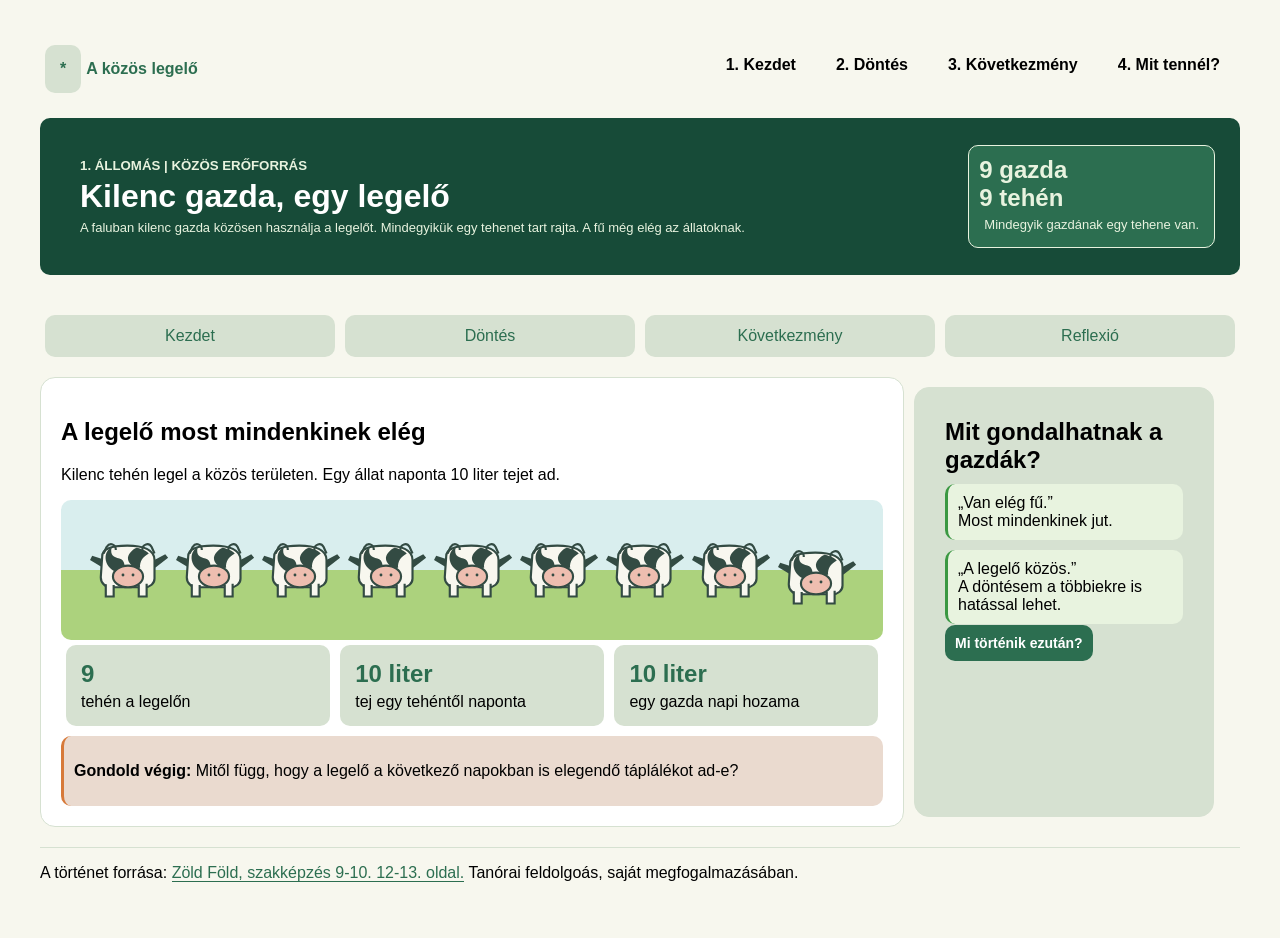
<file: index.html>
<!DOCTYPE html>
<html lang="hu">
<head>
    <meta charset="UTF-8">
    <meta name="description" content="Tehenek, legelő">
    <meta name="keywords" content="Tehenek, Legelő">
    <meta name="author" content="Papp Áron">
    <meta name="viewport" content="width=device-width, initial-scale=1.0">
    <link rel="stylesheet" href="alap.css">
    <link rel="stylesheet" href="flex.css">
    <title>Közös Legelő | Papp Áron</title>
    <link rel="shortcut icon" href="assets/tehen.svg" type="image/x-icon">
</head>
<body>
    <main>
        <nav class="elso">
            <div class="bal">
                <p id="csillag">*</p>
                <p> A közös legelő</p>
            </div>
            <div class="jobb">
                <nav>
                    <ul>
                        <li><a href="index.html">1. Kezdet</a></li>
                        <li><a href="dontes.html">2. Döntés</a></li>
                        <li><a href="kovetkezmeny.html">3. Következmény</a></li>
                        <li><a href="reflexio.html">4. Mit tennél?</a></li>
                    </ul>
                </nav>
            </div>
        </nav>

        <header>
            <div class="h-bal">
                <h5>1. ÁLLOMÁS | KÖZÖS ERŐFORRÁS</h5>
                <h1>Kilenc gazda, egy legelő</h1>
                <p>A faluban kilenc gazda közösen használja a legelőt. Mindegyikük egy tehenet tart rajta. A fű még elég az állatoknak.
                </p>
            </div>
            <div class="h-jobb">
                <h2>9 gazda</h2>
                <h2>9 tehén</h2>
                <p>Mindegyik gazdának egy tehene van.</p>
            </div>

        </header>

        <nav class="masodik">
            <ul>
                <li><a href="index.html">Kezdet</a></li>
                <li><a href="dontes.html">Döntés</a></li>
                <li><a href="kovetkezmeny.html">Következmény</a></li>
                <li><a href="reflexio.html">Reflexió</a></li>
            </ul>
        </nav>

        <div id="fo-tarolo">
            <article id="nagy-section">
                <h2>A legelő most mindenkinek elég</h2>
                <p>Kilenc tehén legel a közös területen. Egy állat naponta 10 liter tejet ad.
                </p>
                <div class="hatter">

                    <div class="tehen"><img src="assets/tehen.svg" alt="tehén1"></div>
                    <div class="tehen"><img src="assets/tehen.svg" alt="tehén2"></div>
                    <div class="tehen"><img src="assets/tehen.svg" alt="tehén3"></div>
                    <div class="tehen"><img src="assets/tehen.svg" alt="tehén4"></div>
                    <div class="tehen"><img src="assets/tehen.svg" alt="tehén5"></div>
                    <div class="tehen"><img src="assets/tehen.svg" alt="tehén6"></div>
                    <div class="tehen"><img src="assets/tehen.svg" alt="tehén7"></div>
                    <div class="tehen"><img src="assets/tehen.svg" alt="tehén8"></div>
                    <div class="tehen"><img src="assets/tehen.svg" alt="tehén9"></div>
                </div>

                <div class="tenyek">
                    <div> 
                        <h2>9</h2>
                        <p>tehén a legelőn</p>
                    </div>

                    <div>
                        <h2>10 liter</h2>
                        <p>tej egy tehéntől naponta</p>
                    </div>

                    <div>
                        <h2>10 liter</h2>
                        <p>egy gazda napi hozama</p>
                    </div>
                </div>

                <div class="gondolat">
                    <p><strong>Gondold végig:</strong> Mitől függ, hogy a legelő a következő napokban is elegendő táplálékot ad-e?</p>
                </div>
            </article>


            <aside id="kis-section">
                <h2 id="cim">Mit gondalhatnak a gazdák?</h2>
                <div class="gazda">
                    <p>„Van elég fű.”</p>
                    <p>Most mindenkinek jut.</p>
                </div>
                <div class="gazda">
                    <p>„A legelő közös.”</p>
                    <p>A döntésem a többiekre is hatással lehet.</p>
                </div> 

                <a href="dontes.html"> Mi történik ezután?</a>
            </aside>

            
        </div>

        

        <footer>
            <p>A történet forrása: <span>Zöld Föld, szakképzés 9-10. 12-13. oldal.</span> Tanórai feldolgoás, saját megfogalmazásában.</p>
        </footer>
    </main>
</body>
</html>
</file>
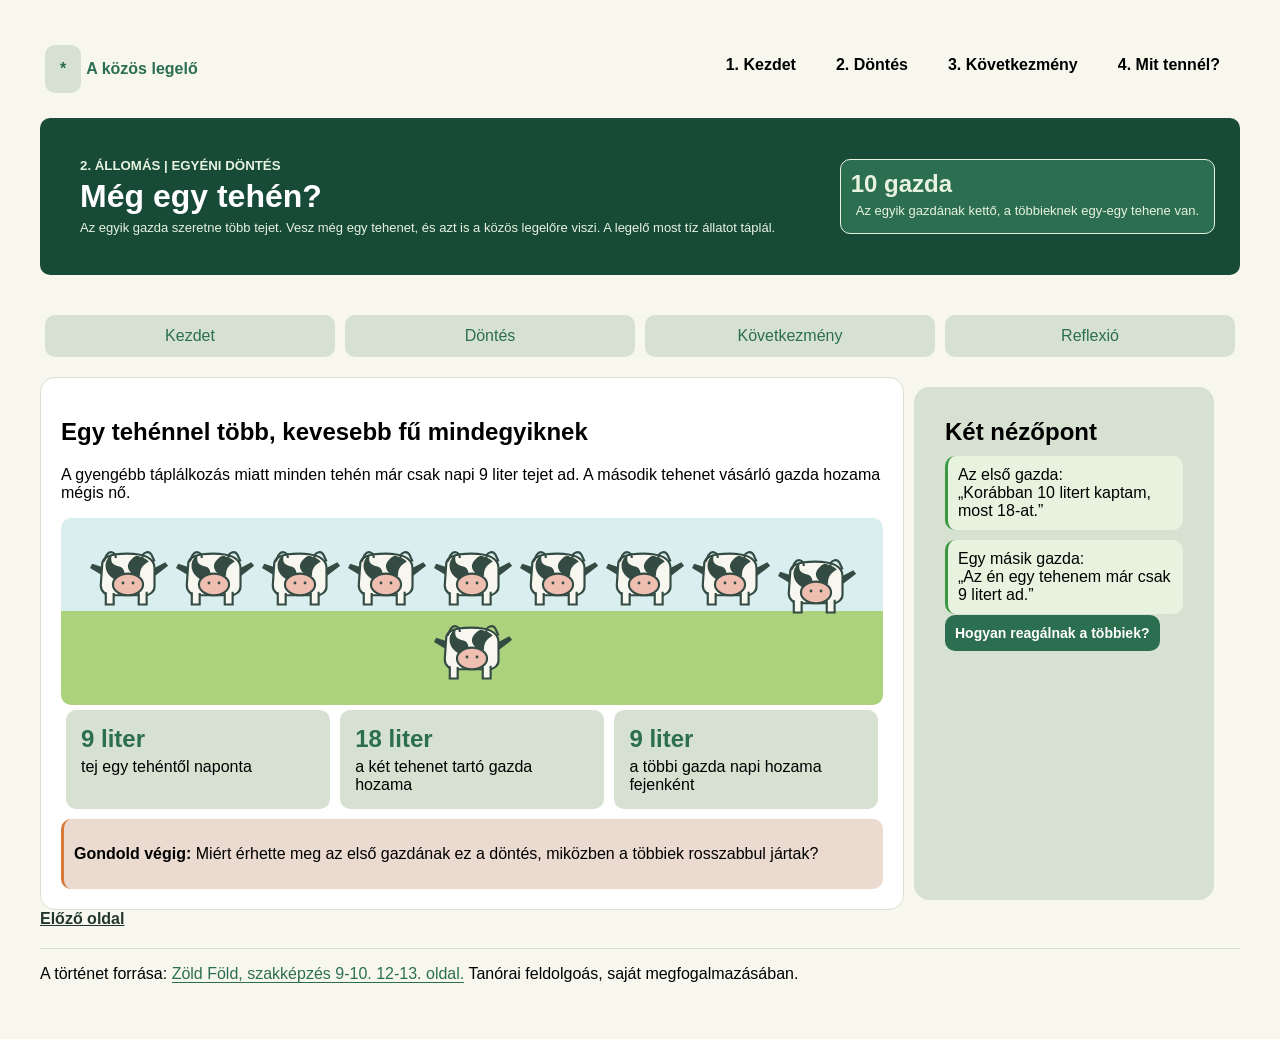
<file: dontes.html>
<!DOCTYPE html>
<html lang="hu">
<head>
    <meta charset="UTF-8">
    <meta name="description" content="Tehenek, legelő">
    <meta name="keywords" content="Tehenek, Legelő">
    <meta name="author" content="Papp Áron">
    <meta name="viewport" content="width=device-width, initial-scale=1.0">
    <link rel="stylesheet" href="alap.css">
    <link rel="stylesheet" href="flex.css">
    <title>Közös Legelő | Papp Áron</title>
</head>
<body>
    <main>
        <nav class="elso">
            <div class="bal">
                <p id="csillag">*</p>
                <p> A közös legelő</p>
            </div>
            <div class="jobb">
                <nav>
                    <ul>
                        <li><a href="index.html">1. Kezdet</a></li>
                        <li><a href="dontes.html">2. Döntés</a></li>
                        <li><a href="kovetkezmeny.html">3. Következmény</a></li>
                        <li><a href="reflexio.html">4. Mit tennél?</a></li>
                    </ul>
                </nav>
            </div>
        </nav>

        <header>
            <div class="h-bal">
                <h5>2. ÁLLOMÁS | EGYÉNI DÖNTÉS</h5>
                <h1>Még egy tehén?</h1>
                <p>Az egyik gazda szeretne több tejet. Vesz még egy tehenet, és azt is a közös legelőre viszi. A legelő most tíz állatot táplál.
                </p>
            </div>
            <div class="h-jobb">
                <h2>10 gazda</h2>
                <p>Az egyik gazdának kettő, a többieknek egy-egy tehene van.</p>
            </div>

        </header>

        <nav class="masodik">
            <ul>
                <li><a href="index.html">Kezdet</a></li>
                <li><a href="dontes.html">Döntés</a></li>
                <li><a href="kovetkezmeny.html">Következmény</a></li>
                <li><a href="reflexio.html">Reflexió</a></li>
            </ul>
        </nav>

        <div id="fo-tarolo">
            <article id="nagy-section">
                <h2>Egy tehénnel több, kevesebb fű mindegyiknek</h2>
                <p>A gyengébb táplálkozás miatt minden tehén már csak napi 9 liter tejet ad. A második tehenet vásárló gazda hozama mégis nő.</p>
                <div class="hatter">
                    <div class="tehen"><img src="assets/tehen.svg" alt="tehén1"></div>
                    <div class="tehen"><img src="assets/tehen.svg" alt="tehén1"></div>
                    <div class="tehen"><img src="assets/tehen.svg" alt="tehén2"></div>
                    <div class="tehen"><img src="assets/tehen.svg" alt="tehén3"></div>
                    <div class="tehen"><img src="assets/tehen.svg" alt="tehén4"></div>
                    <div class="tehen"><img src="assets/tehen.svg" alt="tehén5"></div>
                    <div class="tehen"><img src="assets/tehen.svg" alt="tehén6"></div>
                    <div class="tehen"><img src="assets/tehen.svg" alt="tehén7"></div>
                    <div class="tehen"><img src="assets/tehen.svg" alt="tehén8"></div>
                    <div class="tehen"><img src="assets/tehen.svg" alt="tehén9"></div>
                </div>

                <div class="tenyek">
                    <div> 
                        <h2>9 liter</h2>
                        <p>tej egy tehéntől naponta</p>
                    </div>

                    <div>
                        <h2>18 liter</h2>
                        <p>a két tehenet tartó gazda hozama</p>
                    </div>

                    <div>
                        <h2>9 liter</h2>
                        <p>a többi gazda napi hozama fejenként</p>
                    </div>
                </div>

                <div class="gondolat">
                    <p><strong>Gondold végig:</strong> Miért érhette meg az első gazdának ez a döntés, miközben a többiek rosszabbul jártak?</div>
            </article>


            <aside id="kis-section">
                <h2 id="cim">Két nézőpont</h2>
                <div class="gazda">
                    <p>Az első gazda:</p>
                    <p>„Korábban 10 litert kaptam, most 18-at.”</p>
                </div>
                <div class="gazda">
                    <p>Egy másik gazda:</p>
                    <p>„Az én egy tehenem már csak 9 litert ad.”</p>
                </div>
                <a href="kovetkezmeny.html">Hogyan reagálnak a többiek? </a>
            </aside>

            
        </div>

        <a href="index.html" id="elozo"> Előző oldal</a>

        <footer>
            <p>A történet forrása: <span>Zöld Föld, szakképzés 9-10. 12-13. oldal.</span> Tanórai feldolgoás, saját megfogalmazásában.</p>
        </footer>
    </main>
</body>
</html>
</file>
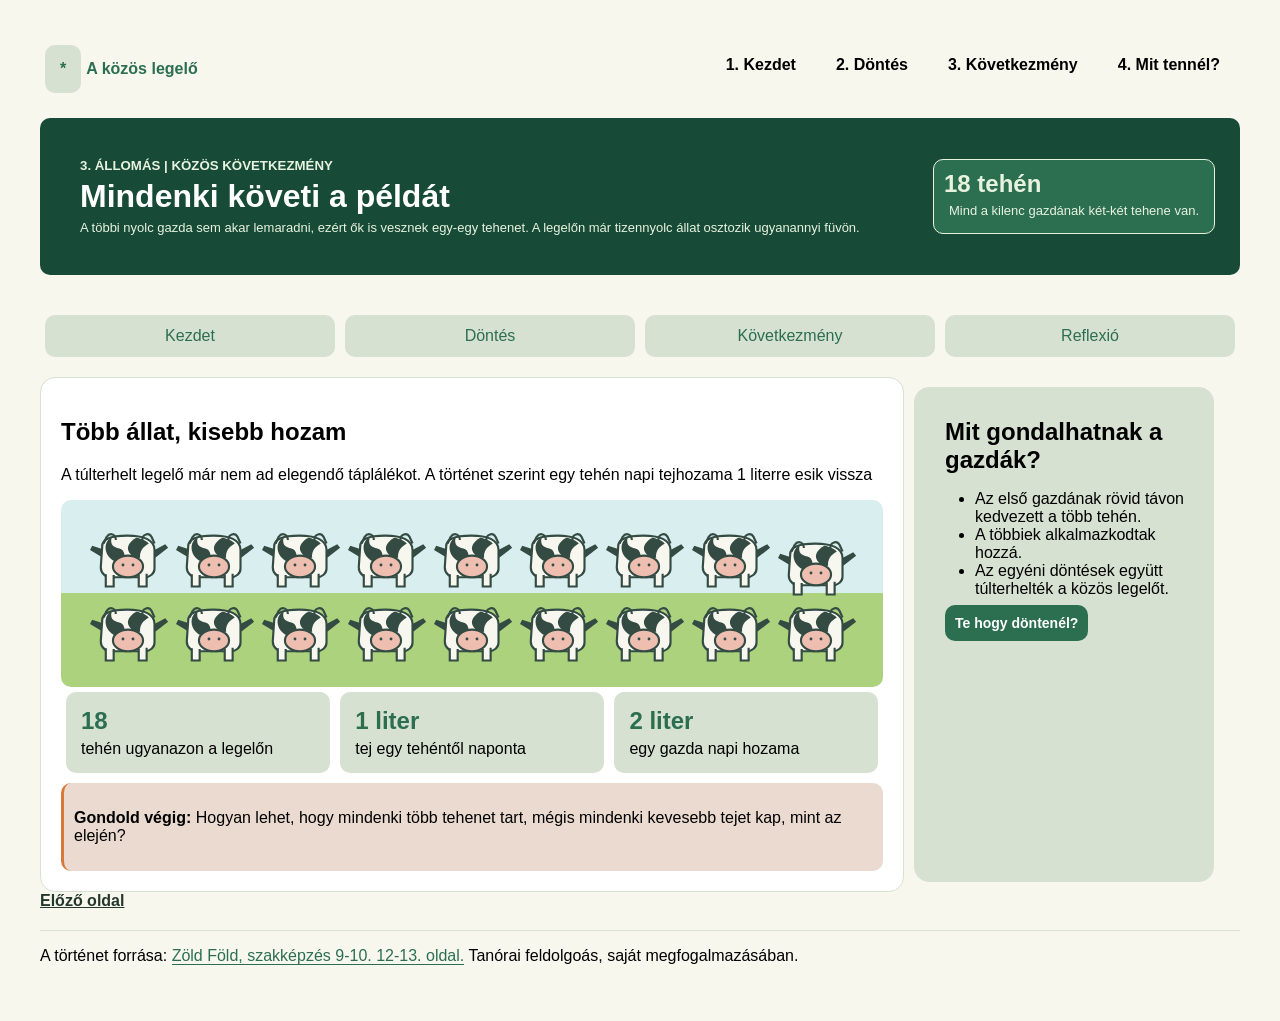
<file: kovetkezmeny.html>
<!DOCTYPE html>
<html lang="hu">
<head>
    <meta charset="UTF-8">
    <meta name="description" content="Tehenek, legelő">
    <meta name="keywords" content="Tehenek, Legelő">
    <meta name="author" content="Papp Áron">
    <meta name="viewport" content="width=device-width, initial-scale=1.0">
    <link rel="stylesheet" href="alap.css">
    <link rel="stylesheet" href="flex.css">
    <title>Közös Legelő | Papp Áron</title>
</head>
<body>
    <main>
        <nav class="elso">
            <div class="bal">
                <p id="csillag">*</p>
                <p> A közös legelő</p>
            </div>
            <div class="jobb">
                <nav>
                    <ul>
                        <li><a href="index.html">1. Kezdet</a></li>
                        <li><a href="dontes.html">2. Döntés</a></li>
                        <li><a href="kovetkezmeny.html">3. Következmény</a></li>
                        <li><a href="reflexio.html">4. Mit tennél?</a></li>
                    </ul>
                </nav>
            </div>
        </nav>

        <header>
            <div class="h-bal">
                <h5>3. ÁLLOMÁS | KÖZÖS KÖVETKEZMÉNY</h5>
                <h1>Mindenki követi a példát</h1>
                <p>A többi nyolc gazda sem akar lemaradni, ezért ők is vesznek egy-egy tehenet. A legelőn már tizennyolc állat osztozik ugyanannyi füvön.</p>
            </div>
            <div class="h-jobb">
                <h2>18 tehén</h2>
                <p>Mind a kilenc gazdának két-két tehene van.</p>
                </div>

        </header>

        <nav class="masodik">
            <ul>
                <li><a href="index.html">Kezdet</a></li>
                <li><a href="dontes.html">Döntés</a></li>
                <li><a href="kovetkezmeny.html">Következmény</a></li>
                <li><a href="reflexio.html">Reflexió</a></li>
            </ul>
        </nav>

        <div id="fo-tarolo">
            <article id="nagy-section">
                <h2>Több állat, kisebb hozam</h2>
                <p>A túlterhelt legelő már nem ad elegendő táplálékot. A történet szerint egy tehén napi tejhozama 1 literre esik vissza</p>
                <div class="hatter">

                    <div class="tehen"><img src="assets/tehen.svg" alt="tehén1"></div>
                    <div class="tehen"><img src="assets/tehen.svg" alt="tehén2"></div>
                    <div class="tehen"><img src="assets/tehen.svg" alt="tehén3"></div>
                    <div class="tehen"><img src="assets/tehen.svg" alt="tehén4"></div>
                    <div class="tehen"><img src="assets/tehen.svg" alt="tehén5"></div>
                    <div class="tehen"><img src="assets/tehen.svg" alt="tehén6"></div>
                    <div class="tehen"><img src="assets/tehen.svg" alt="tehén7"></div>
                    <div class="tehen"><img src="assets/tehen.svg" alt="tehén8"></div>
                    <div class="tehen"><img src="assets/tehen.svg" alt="tehén9"></div>
                    <div class="tehen"><img src="assets/tehen.svg" alt="tehén1"></div>
                    <div class="tehen"><img src="assets/tehen.svg" alt="tehén2"></div>
                    <div class="tehen"><img src="assets/tehen.svg" alt="tehén3"></div>
                    <div class="tehen"><img src="assets/tehen.svg" alt="tehén4"></div>
                    <div class="tehen"><img src="assets/tehen.svg" alt="tehén5"></div>
                    <div class="tehen"><img src="assets/tehen.svg" alt="tehén6"></div>
                    <div class="tehen"><img src="assets/tehen.svg" alt="tehén7"></div>
                    <div class="tehen"><img src="assets/tehen.svg" alt="tehén8"></div>
                    <div class="tehen"><img src="assets/tehen.svg" alt="tehén9"></div>
                </div>

                <div class="tenyek">
                    <div> 
                        <h2>18</h2>
                        <p>tehén ugyanazon a  legelőn</p>
                    </div>

                    <div>
                        <h2>1 liter</h2>
                        <p>tej egy tehéntől naponta</p>
                    </div>

                    <div>
                        <h2>2 liter</h2>
                        <p>egy gazda napi hozama</p>
                    </div>
                </div>

                <div class="gondolat">
                    <p><strong>Gondold végig:</strong> Hogyan lehet, hogy mindenki több tehenet tart, mégis mindenki kevesebb tejet kap, mint az elején?</p>
                </div>
            </article>


            <aside id="kis-section">
                <h2 id="cim">Mit gondalhatnak a gazdák?</h2>
                <ul>
                    <li>Az első gazdának rövid távon kedvezett a több tehén.</li>
                    <li> A többiek alkalmazkodtak hozzá.</li>
                    <li> Az egyéni döntések együtt túlterhelték a közös legelőt.</li>
                </ul>

                <a href="reflexio.html">Te hogy döntenél? </a>
            </aside>
        </div>

        <a href="dontes.html" id="elozo"> Előző oldal</a>

        

        <footer>
            <p>A történet forrása: <span>Zöld Föld, szakképzés 9-10. 12-13. oldal.</span> Tanórai feldolgoás, saját megfogalmazásában.</p>
        </footer>
    </main>
</body>
</html>
</file>
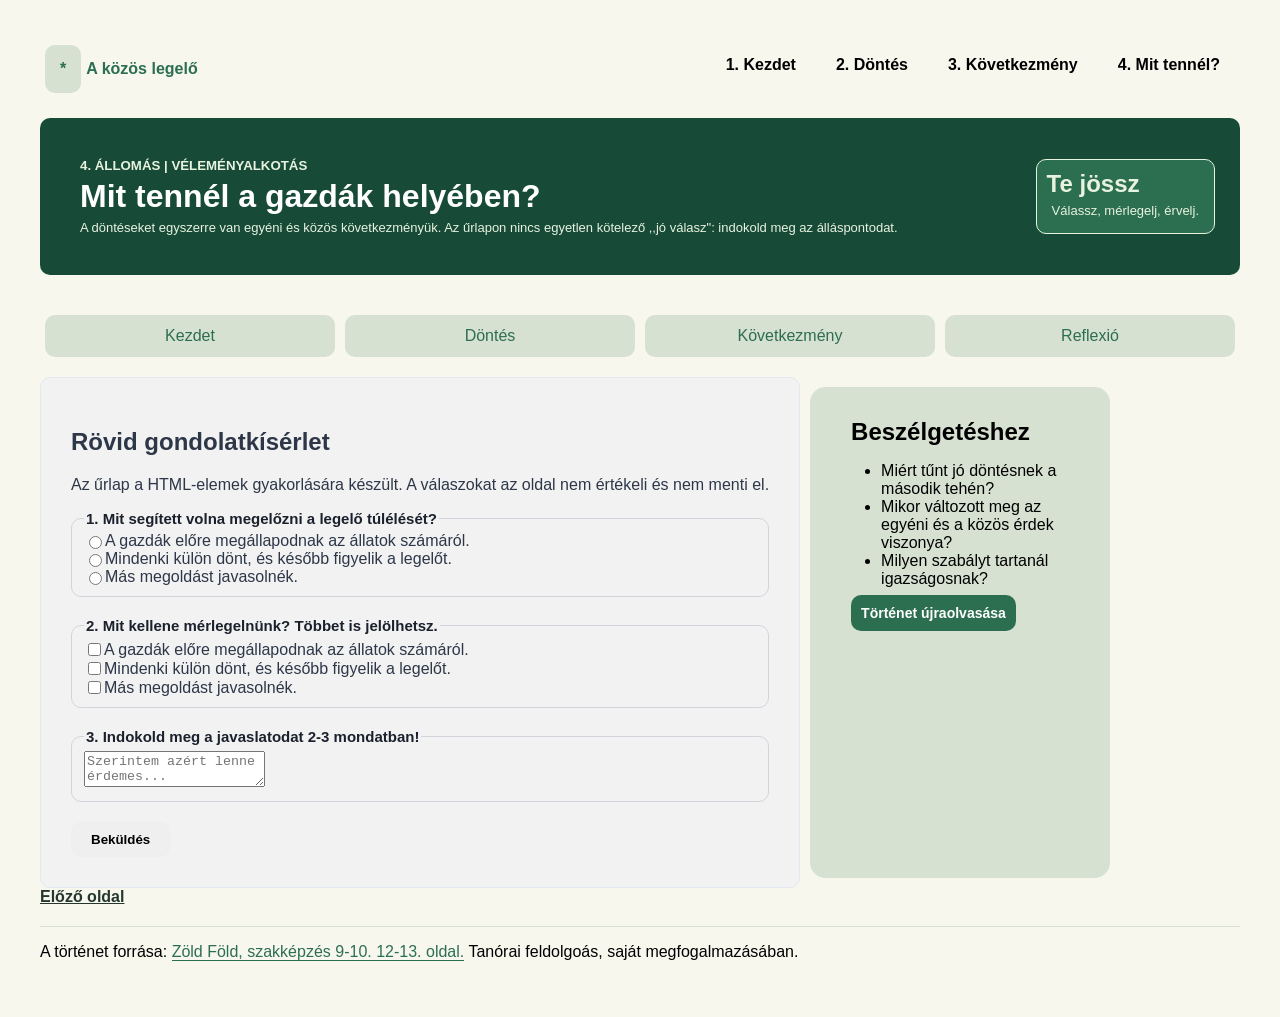
<file: reflexio.html>
<!DOCTYPE html>
<html lang="hu">
<head>
    <meta charset="UTF-8">
    <meta name="description" content="Tehenek, legelő">
    <meta name="keywords" content="Tehenek, Legelő">
    <meta name="author" content="Papp Áron">
    <meta name="viewport" content="width=device-width, initial-scale=1.0">
    <link rel="stylesheet" href="alap.css">
    <link rel="stylesheet" href="flex.css">
    <link rel="stylesheet" href="urlap.css">
    <title>Közös Legelő | Papp Áron</title>
</head>
<body>
    <main>
        <nav class="elso">
            <div class="bal">
                <p id="csillag">*</p>
                <p> A közös legelő</p>
            </div>
            <div class="jobb">
                <nav>
                    <ul>
                        <li><a href="index.html">1. Kezdet</a></li>
                        <li><a href="dontes.html">2. Döntés</a></li>
                        <li><a href="kovetkezmeny.html">3. Következmény</a></li>
                        <li><a href="reflexio.html">4. Mit tennél?</a></li>
                    </ul>
                </nav>
            </div>
        </nav>

        <header>
            <div class="h-bal">
                <h5>4. ÁLLOMÁS | VÉLEMÉNYALKOTÁS</h5>
                <h1>Mit tennél a gazdák helyében?</h1>
                <p>A döntéseket egyszerre van egyéni és közös következményük. Az űrlapon nincs egyetlen kötelező ,,jó válasz": indokold meg az álláspontodat.</p>
            </div>
            <div class="h-jobb">
                
                <h2>Te jössz</h2>
                <p>Válassz, mérlegelj, érvelj.</p>
            </div>

        </header>

        <nav class="masodik">
            <ul>
                <li><a href="index.html">Kezdet</a></li>
                <li><a href="dontes.html">Döntés</a></li>
                <li><a href="kovetkezmeny.html">Következmény</a></li>
                <li><a href="reflexio.html">Reflexió</a></li>
            </ul>
        </nav>

        <div id="fo-tarolo">
            <form>
                <h2>Rövid gondolatkísérlet</h2>
                <p>Az űrlap a HTML-elemek gyakorlására készült. A válaszokat az oldal nem értékeli és nem menti el.</p>
                <fieldset>
                    <legend>1. Mit segített volna megelőzni a legelő túlélését?</legend>
                    <div>
                        <label for="valasz">A gazdák előre megállapodnak az állatok számáról. </label>
                        <input type="radio" id="valasz" name="valasz" value="valasz">
                    </div>


                    <div>
                        <label for="valasz">Mindenki külön dönt, és később figyelik a legelőt.</label>
                        <input type="radio" id="valasz" name="valasz" value="valasz">
                    </div>

                    <div>
                        <label for="valasz">Más megoldást javasolnék.</label>
                        <input type="radio" id="valasz" name="valasz" value="valasz">
                    </div>
                </fieldset>

                <fieldset>
                    <legend>2. Mit kellene mérlegelnünk? Többet is jelölhetsz.</legend>
                    <div>
                        <label for="merleg">A gazdák előre megállapodnak az állatok számáról. </label>
                        <input type="checkbox" id="merleg" name="merleg" value="merleg">
                    </div>


                    <div>
                        <label for="merleg">Mindenki külön dönt, és később figyelik a legelőt.</label>
                        <input type="checkbox" id="merleg" name="merleg" value="merleg">
                    </div>

                    <div>
                        <label for="merleg">Más megoldást javasolnék.</label>
                        <input type="checkbox" id="merleg" name="merleg" value="merleg">
                    </div>
                </fieldset>

                <fieldset>
                    <legend>3. Indokold meg a javaslatodat 2-3 mondatban!</legend>
                    <textarea name="" id="" placeholder="Szerintem azért lenne érdemes..."></textarea>

                </fieldset>

                <div class="submit">
                    <input type="submit" value="Beküldés">
                </div>
            </form>
            
            <aside id="kis-section">
                <div>
                    <h2 id="cim">Beszélgetéshez</h2>
                    <ul>
                        <li>Miért tűnt jó döntésnek a második tehén?</li>
                        <li>Mikor változott meg az egyéni és a közös érdek viszonya?</li>
                        <li>Milyen szabályt tartanál igazságosnak?</li>
                    </ul>
                </div>

                <div>
                    <a href="index.html">Történet újraolvasása</a>
                </div>
                
            </aside>

            
            
        </div>

        <a href="kovetkezmeny.html" id="elozo"> Előző oldal</a>

        <footer>
            <p>A történet forrása: <span>Zöld Föld, szakképzés 9-10. 12-13. oldal.</span> Tanórai feldolgoás, saját megfogalmazásában.</p>
        </footer>
    </main>
</body>
</html>
</file>
<file: alap.css>
body {
    font-family: 'Segoe UI', Tahoma, Geneva, Verdana, sans-serif;
    background-color: #f7f7ee;
    margin: 20px;
    padding: 20px;
}


/* első navigáció */
.elso{
    margin-bottom: 20px;
}

#csillag {
    padding: 15px; 
    margin: 5px;
    border-radius: 10px;
    background-color: #d6e1d1;;
    font-weight: bold;
    color: #2c6e50;
}

.bal {
    font-weight: bold;
    color: #2c6e50;
}


.jobb ul{
    list-style-type: none;
}

.jobb a {
    text-decoration: none;
    color: black;
    margin: 10px;
    padding: 10px;
    font-weight: bold;
}

.jobb a:hover {
    color: #fff;
    background-color: #2c6e50;
    border-radius: 15px;
    margin: 10px;
    padding: 10px;
    
}

/* header */

header {
    margin-bottom: 20px;
    background-color: #174b38;
    color: #fff;
    padding: 20px;
    border-radius: 10px;
}

header h1 {
    margin: 5px;
    padding: 0;
}

header p{
    font-size: 13px;
    margin: 5px;
    padding: 0;
    color: #e8f3df;
}

header h5{
    color: #e8f3df;
    margin: 5px;
    padding: 0;
}

.h-bal{
    padding: 10px;
    margin: 5px;
}

.h-jobb{
    border-radius: 10px;
    background-color: #2c6e50;
    padding: 10px;
    margin: 5px;
    border: 1px solid #e8f3df;
}

.h-jobb h2{
    color: #e8f3df;
    margin: 0;
    padding: 0;

}

/* második navigáció */

.masodik {
    padding: 20px 0;
    margin-top: 10px;
}


.masodik ul{
    list-style-type: none;
    margin: 0;
    padding: 0;
}

.masodik li {
    flex: 1;
}

.masodik a {
    display: block;
    text-align: center;
    padding: 12px 0;
    color: #2c6e50;
    background-color: #d6e1d1;
    border-radius: 10px;
    text-decoration: none;
    margin: 0 5px;
}

.masodik a:hover {
    background-color: #e8f3df;
    color: #2c6e50;
}

/* FŐ TÁROLÓ */

.fo-tarolo{
    gap: 20px;
    margin-top: 20px;
}

#nagy_section, article {
    flex: 0 0 72%;
    box-sizing: border-box;
    margin-top: 0; 
}

#kis-section {
    flex: 0 0 25%;
    box-sizing: border-box;
    background-color: #d6e1d1;
    padding: 20px;
    border-radius: 15px;
    border: 1px solid #d6e1d1;
    margin-top: 0;
}



/* ARTICLE ÉS TEHÉN MEZŐ */

article {
    background-color: #fff;
    padding: 20px;
    border-radius: 15px;
    border: 1px solid #d6e1d1;
}

.hatter {
    padding: 20px;
    background: linear-gradient(
        to bottom,
        #d9eeee 0%,
        #d9eeee 50%,
        #acd27d 50%,
        #acd27d 100%
    );
    border-radius: 10px;
}


.tehen {
    flex: 0 0 11%;
}


.tehen:nth-child(9) {
    width: 100%;
    margin-top: 15px;
}

.tehen img {
    width:100%;
    height: auto;
    display: block;
}

.tenyek {

    margin: 5px;
}

.tenyek div {
    background-color: #d6e1d1;
    padding: 10px;
    border-radius: 10px;
    width: 30%;
}

.tenyek div h2{
    color: #2c6e50;
    margin: 5px;
}
.tenyek div p{
    margin: 5px;
}


.gondolat{
    background-color: #eadacf;
    border-left: 3.5px solid #d77939;
    margin-top: 10px;
    padding: 10px;
    border-radius: 10px;
}





/* ASIDE */

#kis-section{
    background-color: #d6e1d1;
    padding: 20px;
    border-radius: 15px;
    border: 1px solid #d6e1d1;
    margin-top: 20px;
}



.gazda{
    padding: 10px;
    margin: 10px;
    border-radius: 10px;
    border-left: 3.5px solid #3b9842;
    background-color: #e8f3df;
}

#cim{
    margin: 10px;

}

.gazda h2{
    color: #2c6e50;
    margin: 0;
    padding: 0;
}

.gazda p{
    color: black;
    margin: 0;
    padding: 0;
}

footer {
    border-top: 1px solid #d6e1d1;
    margin-top: 20px;
}

footer span{
    color: #2c6e50;
    border-bottom: 1.5px solid #2c6e50;
}


aside a{
    padding: 10px;
    font-size: 14px;
    font-weight: bold;
    background-color:  #2c6e50;
    margin: 10px;
    border-radius: 10px;
    color: #fff;
    text-decoration: none;
}

#elozo{
    color: #24372d;
    text-decoration: underline;
    font-weight: bold;
    margin-top: 5px;
}
</file>
<file: flex.css>
/* első navigáció */
.elso{
    display: flex;
    flex-direction: row;
    justify-content: space-between;
}

.bal {
    display: flex;
    flex-direction: row;
    justify-content: space-between;
    align-items: center;
}

#csillag {
    justify-content: center;
}

.jobb ul{
    display: flex;
    flex-direction: row;
    align-items: flex-end;
    list-style-type: none;
}


/* header */

header {
    display: flex;
    flex-direction: row;
    align-items: center;
    justify-content: space-between;
}



/* második navigáció */



.masodik ul{
    display: flex;
    flex-direction: row;
    justify-content: space-between;
    list-style-type: none;
}

.masodik li {
    flex: 1;
}

.masodik a {
    display: block;
    text-align: center;
}


/* FŐ TÁROLÓ */

.fo-tarolo{
    display: flex;
    flex-direction: row;
    justify-content: space-between;
    align-items: flex-start;

}

#nagy_section, article {
    flex: 0 0 72%;
}

#kis-section {
    flex: 0 0 25%;
    margin: 10px;
}

#kis-section div{
    margin: 10px;
}



/* ARTICLE ÉS TEHÉN MEZŐ */

#fo-tarolo{ 
    display: flex;
    
}

.hatter {
    display: flex;
    flex-wrap: wrap;
    justify-content: center;
    align-items: center;
    min-height: 100px;
}


.tehen {
    display: flex;
    justify-content: center;
}


.tenyek {
    display: flex;
    flex-direction: row;
    justify-content: space-between;
}
</file>
<file: urlap.css>
form{
    background-color: #f2f2f2;
    border-radius: 10px;
    border: 1px solid #e2e8f0;
    padding: 30px;
    font-family: Arial, sans-serif;
    color: #2d3748;
}

form fieldset{
    border: 1px solid #d1d5db;
    border-radius: 10px;
    margin-bottom: 20px;
    margin-left: 0;
    margin-right: 0;
}

form legend{
    font-weight: bold;
    color: #1a202c;
    font-size: 15px;
}

fieldset div{
    display: flex;
    flex-direction: row-reverse;
    justify-content: flex-end;
    align-items: center;
    padding: 0px;
}
form label{
    color: #2d3748;
    cursor: pointer;
}


form input[type="submit"]{
    background-color: --green;
    font-weight: bold;
    color: --white;
    border: none;
    border-radius: 10px;
    padding: 10px 20px;
    cursor: pointer;
    
}
</file>
